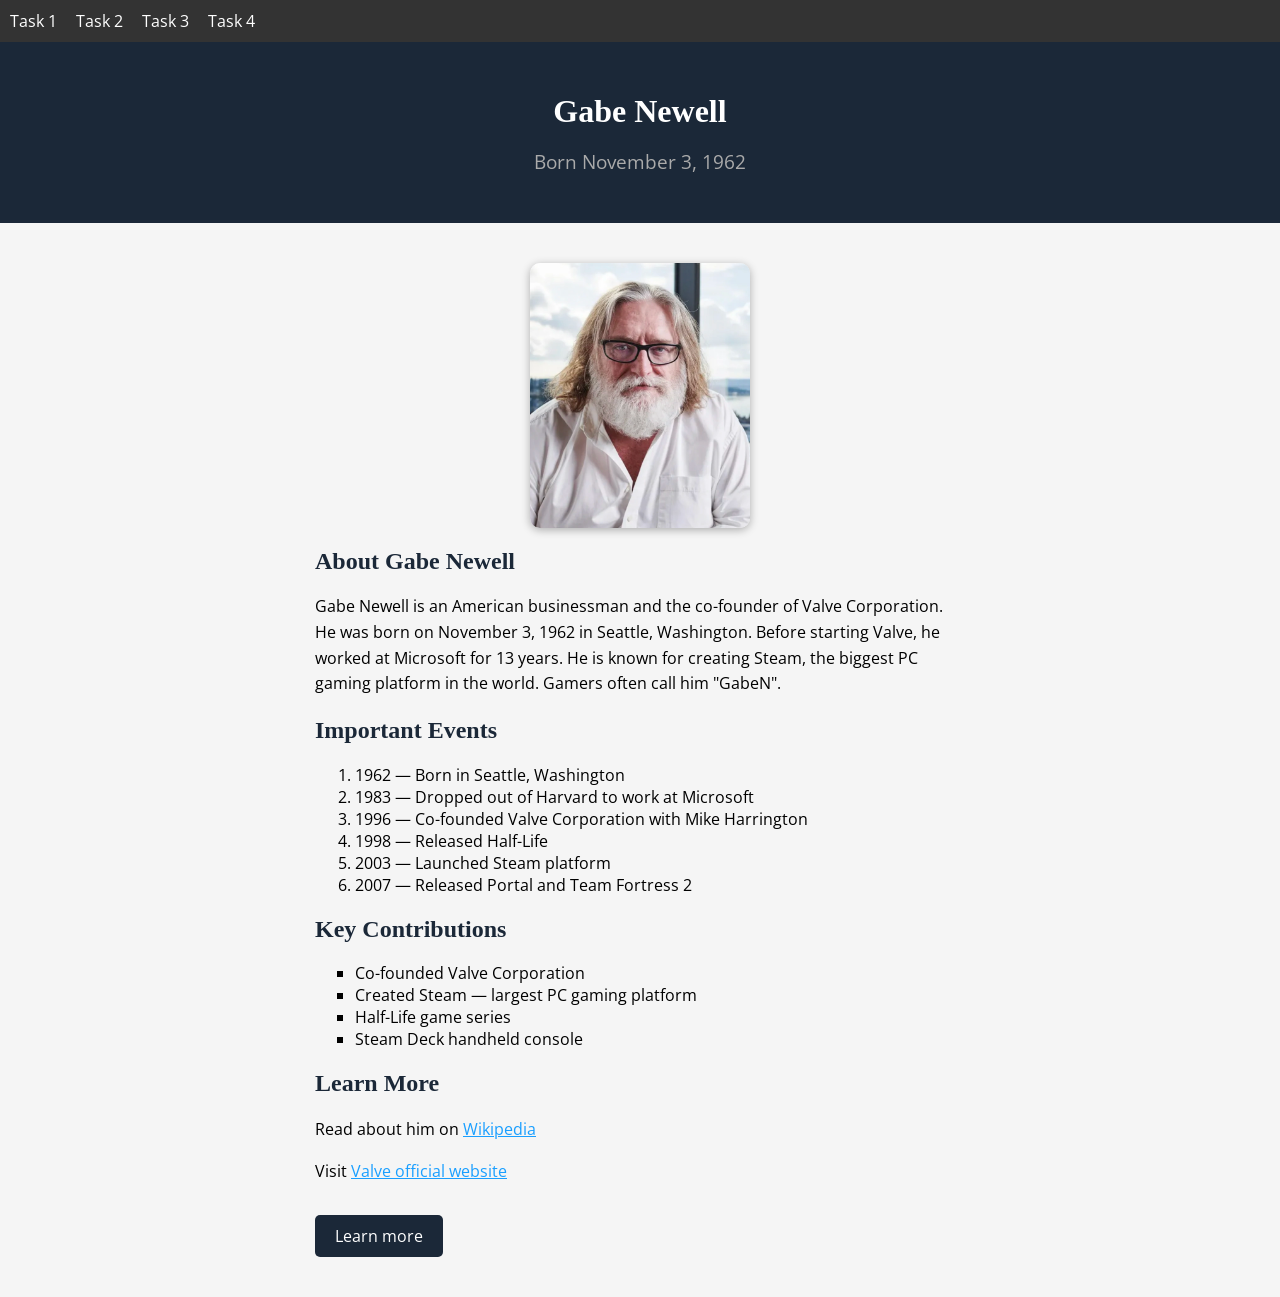
<file: exercise1/index.html>
<!DOCTYPE html>
<html lang="en">
<head>
    <meta charset="UTF-8">
    <meta name="viewport" content="width=device-width, initial-scale=1.0">
    <title>Tribute - Gabe Newell</title>
    <link href="https://fonts.googleapis.com/css2?family=Georgia&family=Open+Sans&display=swap" rel="stylesheet">
    <link rel="stylesheet" href="styles.css">
</head>
<body>

    <nav>
        <a href="../index.html">Task 1</a>
        <a href="../task2.html">Task 2</a>
        <a href="index.html">Task 3</a>
        <a href="../task4.html">Task 4</a>
    </nav>

    <div id="header">
        <h1>Gabe Newell</h1>
        <h3>Born November 3, 1962</h3>
    </div>

    <div class="content">

        <img src="gaben.png" alt="Photo of Gabe Newell">

        <h2>About Gabe Newell</h2>
        <p>Gabe Newell is an American businessman and the co-founder of Valve Corporation. He was born on November 3, 1962 in Seattle, Washington. Before starting Valve, he worked at Microsoft for 13 years. He is known for creating Steam, the biggest PC gaming platform in the world. Gamers often call him "GabeN".</p>

        <h2>Important Events</h2>
        <ol>
            <li>1962 — Born in Seattle, Washington</li>
            <li>1983 — Dropped out of Harvard to work at Microsoft</li>
            <li>1996 — Co-founded Valve Corporation with Mike Harrington</li>
            <li>1998 — Released Half-Life</li>
            <li>2003 — Launched Steam platform</li>
            <li>2007 — Released Portal and Team Fortress 2</li>
        </ol>

        <h2>Key Contributions</h2>
        <ul>
            <li>Co-founded Valve Corporation</li>
            <li>Created Steam — largest PC gaming platform</li>
            <li>Half-Life game series</li>
            <li>Steam Deck handheld console</li>
        </ul>

        <h2>Learn More</h2>
        <p>Read about him on <a href="https://en.wikipedia.org/wiki/Gabe_Newell" target="_blank">Wikipedia</a></p>
        <p>Visit <a href="https://www.valvesoftware.com" target="_blank">Valve official website</a></p>

        <a href="https://en.wikipedia.org/wiki/Gabe_Newell" target="_blank" class="btn">Learn more</a>

    </div>

</body>
</html>
</file>
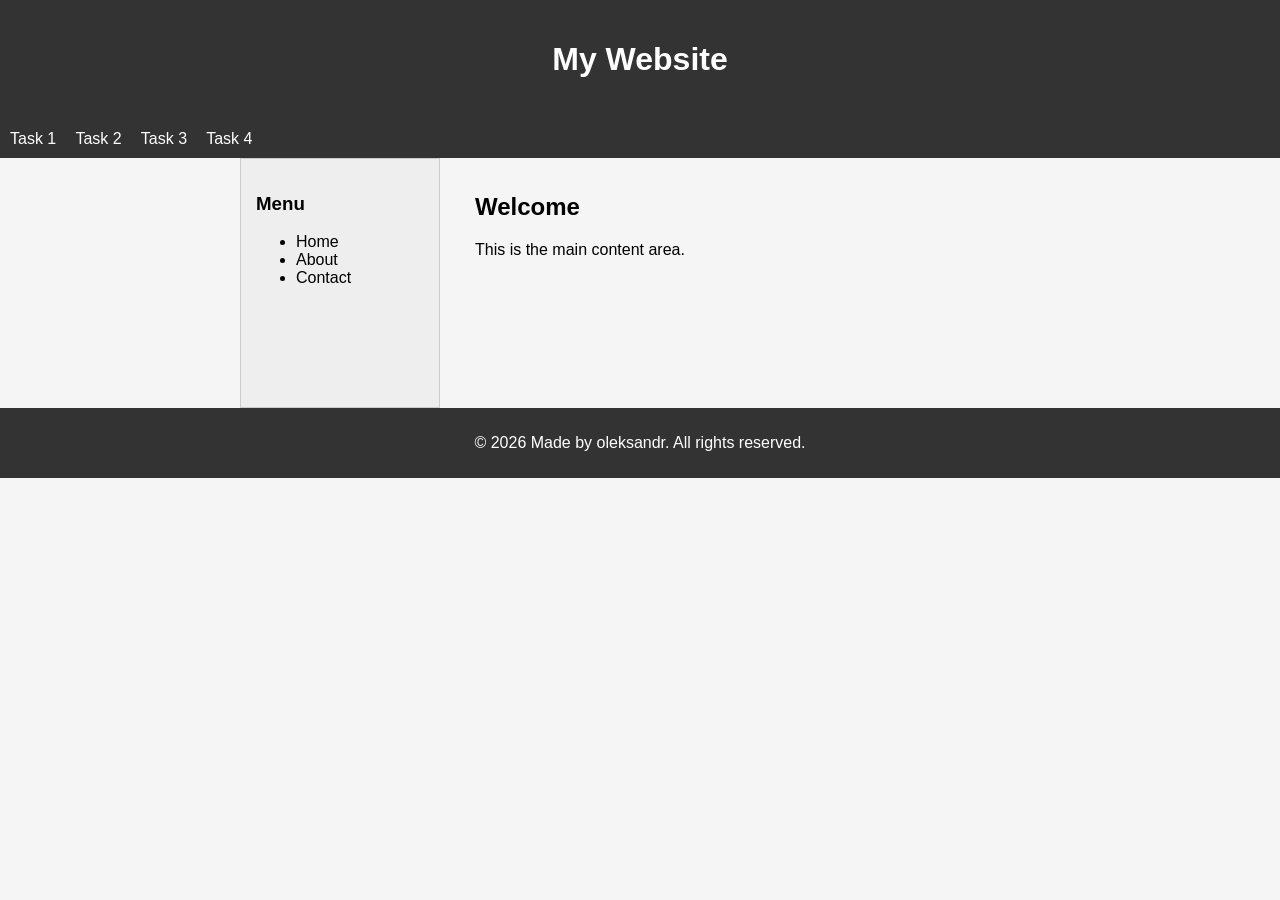
<file: task2.html>
<!DOCTYPE html>
<html lang="en">
<head>
    <meta charset="UTF-8">
    <meta name="viewport" content="width=device-width, initial-scale=1.0">
    <title>Task 2 - Layout</title>
    <link rel="stylesheet" href="styles.css">
</head>
<body>
    <div id="header">
        <h1>My Website</h1>
    </div>

    <nav>
        <a href="index.html">Task 1</a>
        <a href="task2.html">Task 2</a>
        <a href="exercise1/index.html">Task 3</a>
        <a href="task4.html">Task 4</a>
    </nav>

    <div id="wrapper">

        <div id="sidebar">
            <h3>Menu</h3>
            <ul>
                <li>Home</li>
                <li>About</li>
                <li>Contact</li>
            </ul>
        </div>

        <div id="content">
            <h2>Welcome</h2>
            <p>This is the main content area. </p>
        </div>

        <div style="clear: both;"></div>
    </div>

    <div id="footer">
        <p>© 2026 Made by oleksandr. All rights reserved.</p>
    </div>

</body>
</html>
</file>
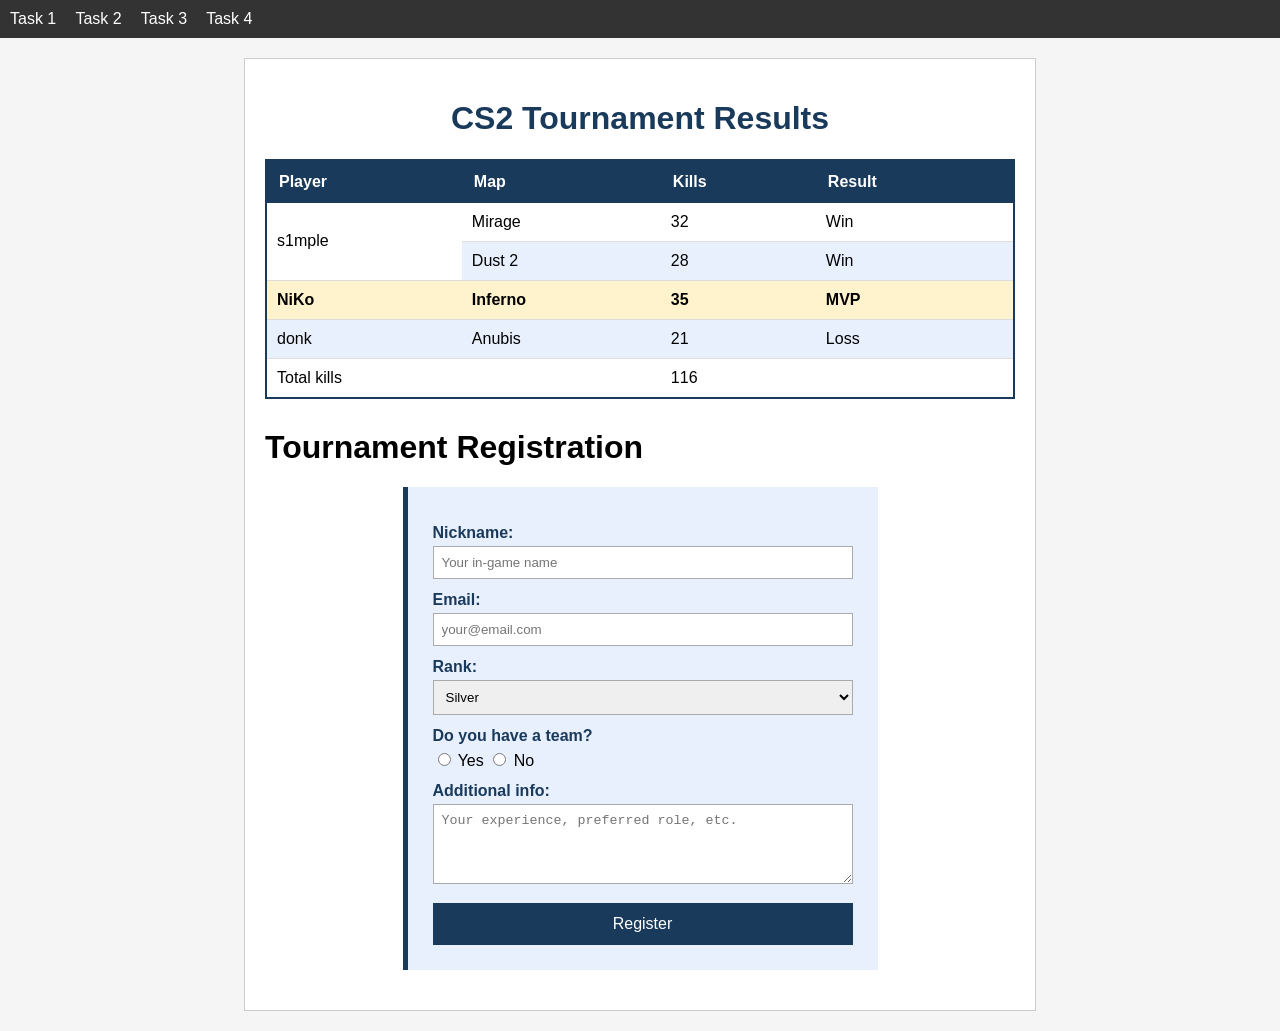
<file: task4.html>
<!DOCTYPE html>
<html lang="en">
<head>
    <meta charset="UTF-8">
    <meta name="viewport" content="width=device-width, initial-scale=1.0">
    <title>Task 4 - Table & Form</title>
    <link rel="stylesheet" href="styles.css">
</head>
<body>

    <nav>
        <a href="index.html">Task 1</a>
        <a href="task2.html">Task 2</a>
        <a href="exercise1/index.html">Task 3</a>
        <a href="task4.html">Task 4</a>
    </nav>

    <div id="main">

        <!-- TABLE -->
        <h1 id="table-title">CS2 Tournament Results</h1>

        <table>
            <tr>
                <th>Player</th>
                <th>Map</th>
                <th>Kills</th>
                <th>Result</th>
            </tr>
            <tr>
                <td rowspan="2">s1mple</td>
                <td>Mirage</td>
                <td>32</td>
                <td>Win</td>
            </tr>
            <tr>
                <td>Dust 2</td>
                <td>28</td>
                <td>Win</td>
            </tr>
            <tr class="highlight-row">
                <td>NiKo</td>
                <td>Inferno</td>
                <td>35</td>
                <td>MVP</td>
            </tr>
            <tr>
                <td>donk</td>
                <td>Anubis</td>
                <td>21</td>
                <td>Loss</td>
            </tr>
            <tr>
                <td colspan="2">Total kills</td>
                <td colspan="2">116</td>
            </tr>
        </table>

        <h1>Tournament Registration</h1>

        <div class="form-box">
            <form>

                <label>Nickname:</label>
                <input type="text" placeholder="Your in-game name">

                <label>Email:</label>
                <input type="email" placeholder="your@email.com">

                <label>Rank:</label>
                <select>
                    <option>Silver</option>
                    <option>Gold Nova</option>
                    <option>Master Guardian</option>
                    <option>Global Elite</option>
                    <option>наруто узумакиии</option>
                </select>

                <label>Do you have a team?</label>
                <div class="radio-group">
                    <input type="radio" name="team" value="yes"> Yes
                    <input type="radio" name="team" value="no"> No
                </div>

                <label>Additional info:</label>
                <textarea placeholder="Your experience, preferred role, etc."></textarea>

                <button type="submit" id="send-btn">Register</button>

            </form>
        </div>

    </div>

</body>
</html>
</file>
<file: exercise1/styles.css>
body {
    margin: 0;
    font-family: 'Open Sans', Arial, sans-serif;
    background-color: #f5f5f5;
}

nav {
    background-color: #333;
    padding: 10px;
}

nav a {
    color: white;
    margin-right: 15px;
    text-decoration: none;
}

nav a:hover {
    text-decoration: underline;
}

#header {
    background-color: #1b2838;
    color: white;
    text-align: center;
    padding: 30px;
}

#header h1 {
    font-family: 'Georgia', serif;
    font-size: 32px;
    margin-bottom: 5px;
}

#header h3 {
    font-weight: normal;
    color: #aaa;
}

.content {
    max-width: 650px;
    margin: 20px auto;
    padding: 20px;
}

.content img {
    display: block;
    max-width: 220px;
    margin: 0 auto;
    border-radius: 10px;
    box-shadow: 0 2px 8px rgba(0,0,0,0.3);
}

h2 {
    font-family: 'Georgia', serif;
    color: #1b2838;
}

p {
    line-height: 1.6;
}

ul {
    list-style-type: square;
}

a {
    color: #1a9fff;
}

a:hover {
    color: #ff5722;
}

.btn {
    display: inline-block;
    margin-top: 15px;
    padding: 10px 20px;
    background-color: #1b2838;
    color: white;
    text-decoration: none;
    border-radius: 5px;
}

.btn:hover {
    background-color: #1a9fff;
    color: white;
}
</file>
<file: styles.css>
body {
    margin: 0;
    font-family: Arial, sans-serif;
    background-color: #f5f5f5;
}

nav {
    background-color: #333;
    padding: 10px;
}

nav a {
    color: white;
    margin-right: 15px;
    text-decoration: none;
}

nav a:hover {
    text-decoration: underline;
}

#main {
    width: 750px;
    margin: 20px auto;
    background-color: white;
    padding: 20px;
    border: 1px solid #ccc;
}

.card {
    text-align: center;
    border: 1px solid #ccc;
    padding: 15px;
    margin: 15px 0;
    background-color: #fafafa;
}

.card img {
    border-radius: 50%;
}

a {
    color: blue;
}

a:hover {
    color: red;
}

img {
    max-width: 100%;
}

/* Task 2 */

#header {
    background-color: #333;
    color: white;
    padding: 20px;
    text-align: center;
}

#wrapper {
    width: 800px;
    margin: 0 auto;
}

#sidebar {
    float: left;
    width: 200px;
    background-color: #eee;
    padding: 15px;
    min-height: 250px;
    border: 1px solid #ccc;
    box-sizing: border-box;
}

#content {
    float: right;
    width: 580px;
    padding: 15px;
    min-height: 250px;
    box-sizing: border-box;
}

#footer {
    background-color: #333;
    color: white;
    text-align: center;
    padding: 10px;
    clear: both;
}

/* Task 4 - Table */

#table-title {
    text-align: center;
    color: #1a3a5c;
}

table {
    width: 100%;
    border-collapse: collapse;
    margin-bottom: 30px;
    border: 2px solid #1a3a5c;
}

th {
    background-color: #1a3a5c;
    color: white;
    padding: 12px;
    text-align: left;
}

td {
    padding: 10px;
    border-bottom: 1px solid #ddd;
    text-align: left;
}

tr:nth-child(odd) {
    background-color: #e8f0fe;
}

.highlight-row {
    background-color: #fff3cd !important;
    font-weight: bold;
}

/* Task 4 - Form */

.form-box {
    width: 420px;
    margin: 20px auto;
    background-color: #e8f0fe;
    padding: 25px;
    border-left: 5px solid #1a3a5c;
}

.form-box label {
    font-weight: bold;
    display: block;
    margin-top: 12px;
    color: #1a3a5c;
}

.form-box input[type="text"],
.form-box input[type="email"],
.form-box select,
.form-box textarea {
    width: 100%;
    padding: 8px;
    margin-top: 4px;
    border: 1px solid #aaa;
    box-sizing: border-box;
}

.form-box textarea {
    height: 80px;
}

.radio-group {
    margin-top: 5px;
}

#send-btn {
    width: 100%;
    margin-top: 15px;
    padding: 12px;
    background-color: #1a3a5c;
    color: white;
    border: none;
    font-size: 16px;
    cursor: pointer;
}

#send-btn:hover {
    background-color: #2e5c8a;
}
</file>
